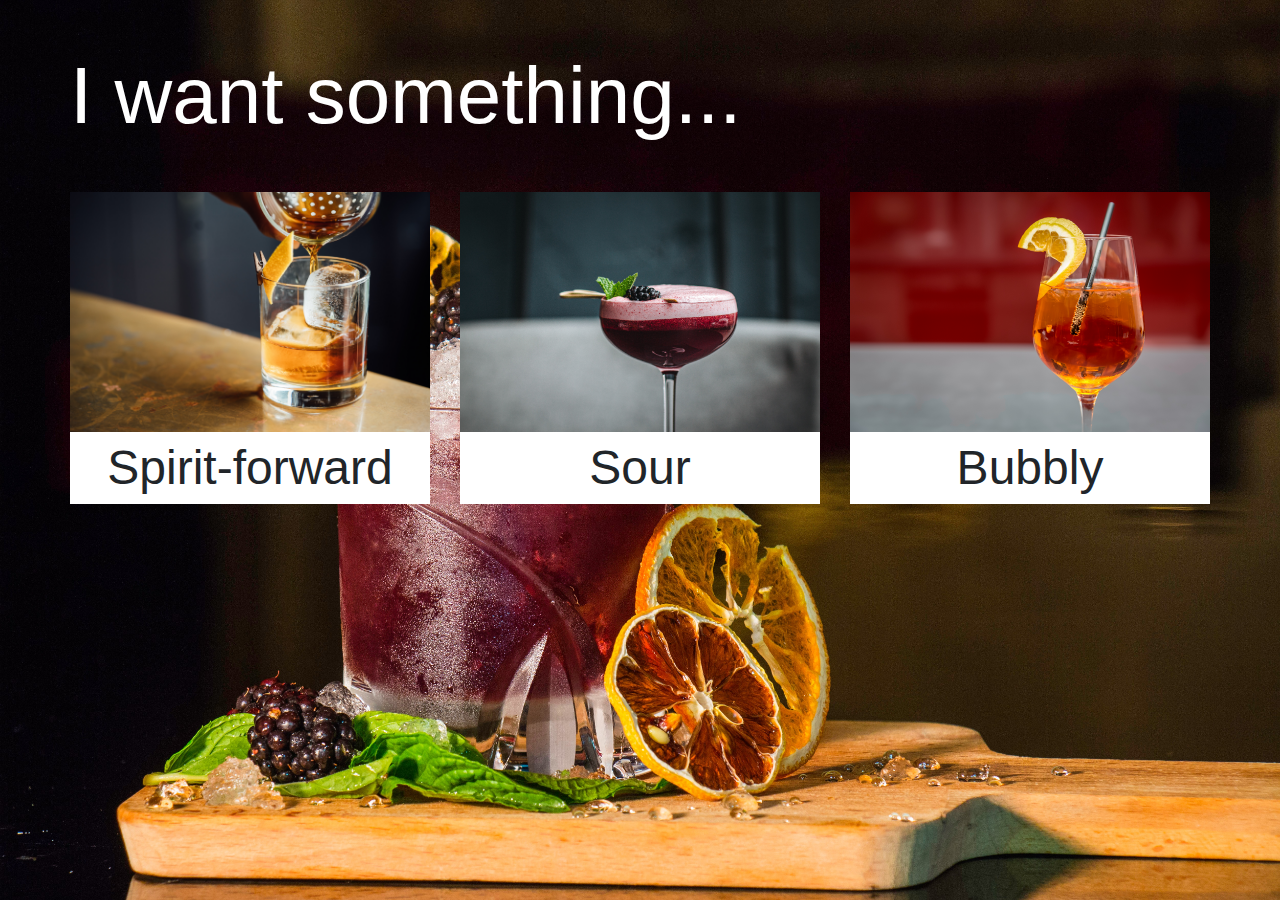
<file: index.html>
<!DOCTYPE html>
<html>
  <head>
    <meta
      name="viewport"
      content="width=device-width, initial-scale=1, shrink-to-fit=no"
    />

    <title>Serverless Bartender</title>

    <link
      href="https://cdn.jsdelivr.net/npm/bootstrap@4.6.0/dist/css/bootstrap.min.css"
      rel="stylesheet"
    />

    <link href="/css/styles.css" rel="stylesheet" />

    <script src="https://ajax.googleapis.com/ajax/libs/jquery/3.5.1/jquery.min.js"></script>

    <script src="https://cdn.jsdelivr.net/npm/bootstrap@4.6.0/dist/js/bootstrap.bundle.min.js"></script>

    <script src="js/questionairre-progression.js"></script>
  </head>

  <body class="bg">
    <div class="container">
      <div class="row" id="Question1">
        <div class="text-white text-center pt-5">
          <h2 class="mb-5">I want something...</h2>
        </div>
        <div class="row">
          <div class="col-md-4 text-center" onclick="questionairre1()">
            <img src="/images/spirit-forward-cocktail.jpg" class="img-fluid" />
            <p>Spirit-forward</p>
          </div>
          <div class="col-md-4 text-center" onclick="questionairre1()">
            <img src="/images/citrus-cocktail.jpg" class="img-fluid" />
            <p>Sour</p>
          </div>
          <div class="col-md-4 text-center" onclick="questionairre1()">
            <img src="/images/bubbly-cocktail.jpg" class="img-fluid" />
            <p>Bubbly</p>
          </div>
          <!--
          <button
            class="btn btn-light btn-lg mb-5 mx-5"
            onclick="questionairre1()"
          >
            Spirit-forward (e.g., Old Fashioned, Negroni)
          </button>
          <button
            class="btn btn-light btn-lg mb-5 mx-5"
            onclick="questionairre1()"
          >
            Sour (e.g., Whiskey Sour, Margarita)
          </button>
          <button
            class="btn btn-light btn-lg mb-5 mx-5"
            onclick="questionairre1()"
          >
            Bubbly (e.g., Gin & Tonic, Aperol Spritz)
          </button>
        </div> -->
      </div>
      <div class="row" id="Question2" style="display: none">
        <div class="offset-md-2 col-md-8 text-white text-center pt-5">
          <h2 class="mb-5">My base spirit should be...</h2>
          <button
            class="btn btn-light btn-lg mb-5 mx-5"
            onclick="questionairre2()"
          >
            Whiskey
          </button>
          <button
            class="btn btn-light btn-lg mb-5 mx-5"
            onclick="questionairre2()"
          >
            Tequila
          </button>
          <button
            class="btn btn-light btn-lg mb-5 mx-5"
            onclick="questionairre2()"
          >
            Mezcal
          </button>
          <button
            class="btn btn-light btn-lg mb-5 mx-5"
            onclick="questionairre2()"
          >
            Gin
          </button>
          <button
            class="btn btn-light btn-lg mb-5 mx-5"
            onclick="questionairre2()"
          >
            Rum
          </button>
          <button
            class="btn btn-light btn-lg mb-5 mx-5"
            onclick="questionairre2()"
          >
            Wine or Apertif
          </button>
          <button
            class="btn btn-light btn-lg mb-5 mx-5"
            onclick="questionairre2()"
          >
            Surprise me
          </button>
        </div>
      </div>
      <div class="row" id="Question3" style="display: none">
        <div class="offset-md-2 col-md-8 text-white text-center pt-5">
          <h2 class="mb-5">I want a cocktail that is...</h2>
          <button class="btn btn-light btn-lg mb-5 mx-5" onclick="results()">
            Known (i.e., classic cocktails)
          </button>
          <button class="btn btn-light btn-lg mb-5 mx-5" onclick="results()">
            Original (i.e. serverless bartender will invent you something),
          </button>
        </div>
      </div>
    </div>
  </body>
</html>
</file>
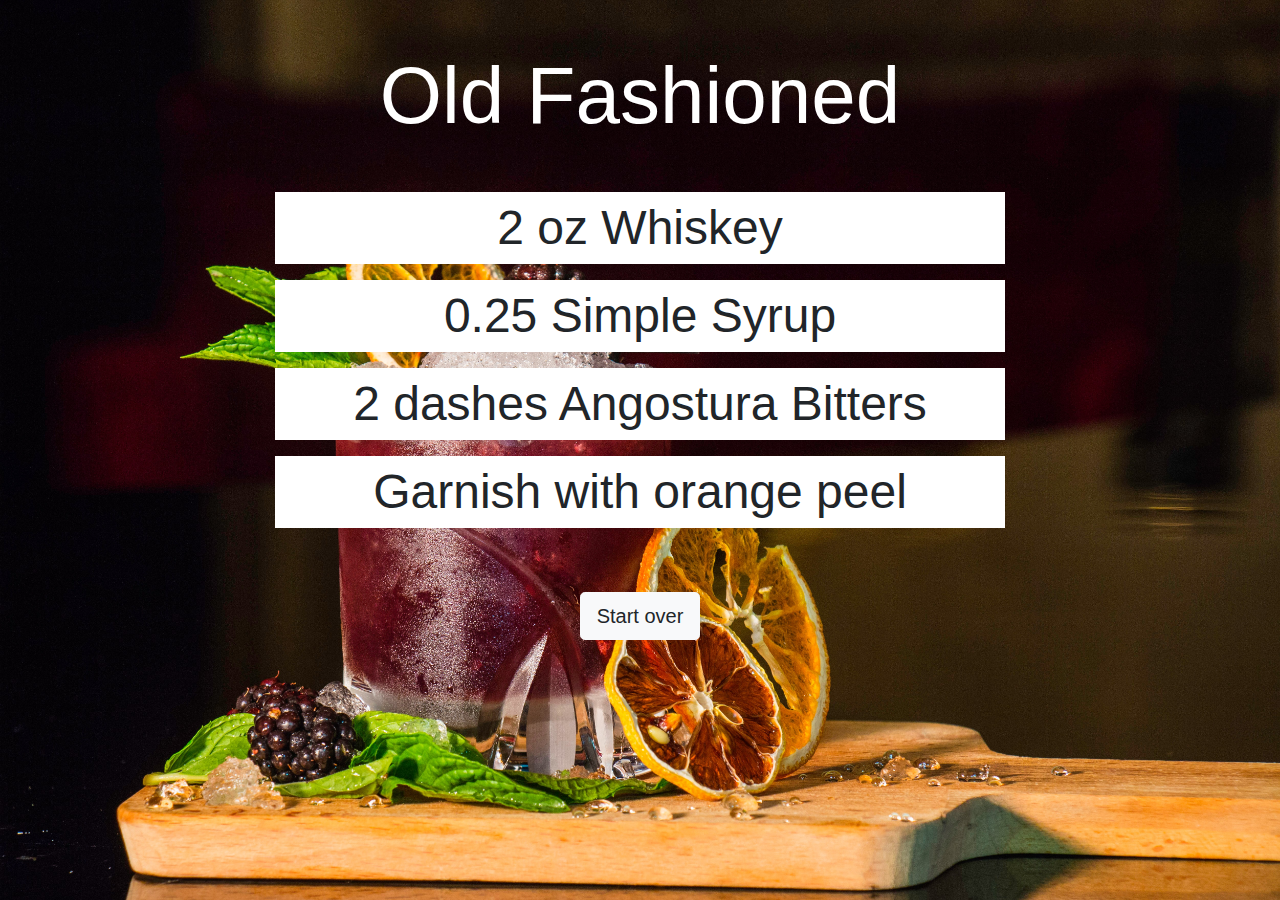
<file: results.html>
<!DOCTYPE html>
<html>
  <head>
    <meta
      name="viewport"
      content="width=device-width, initial-scale=1, shrink-to-fit=no"
    />

    <title>Serverless Bartender</title>

    <link
      href="https://cdn.jsdelivr.net/npm/bootstrap@4.6.0/dist/css/bootstrap.min.css"
      rel="stylesheet"
    />

    <link href="/css/styles.css" rel="stylesheet" />

    <script src="https://ajax.googleapis.com/ajax/libs/jquery/3.5.1/jquery.min.js"></script>

    <script src="https://cdn.jsdelivr.net/npm/bootstrap@4.6.0/dist/js/bootstrap.bundle.min.js"></script>
  </head>

  <body class="bg">
    <div class="container">
      <div class="row" id="Question1">
        <div class="offset-md-2 col-md-8 text-center pt-5">
          <h2 class="mb-5 text-white">Old Fashioned</h2>
          <p>2 oz Whiskey</p>
          <p>0.25 Simple Syrup</p>
          <p>2 dashes Angostura Bitters</p>
          <p>Garnish with orange peel</p>
        </div>
        <div class="offset-md-2 col-md-8 text-white text-center pt-5">
          <a href="index.html"
            ><button class="btn btn-light btn-lg mb-5 mx-5">
              Start over
            </button></a
          >
        </div>
      </div>
    </div>
  </body>
</html>
</file>
<file: css/styles.css>
body,
html {
  height: 100%;
}

.bg {
  /* The image used */
  background-image: url("../images/background-cocktail.jpg");

  /* Full height */
  height: 100%;

  /* Center and scale the image nicely */
  background-position: center;
  background-repeat: no-repeat;
  background-size: cover;
}

h2 {
  font-size: 5rem;
}

p {
  font-size: 3rem;
  background-color: #fff;
}
</file>
